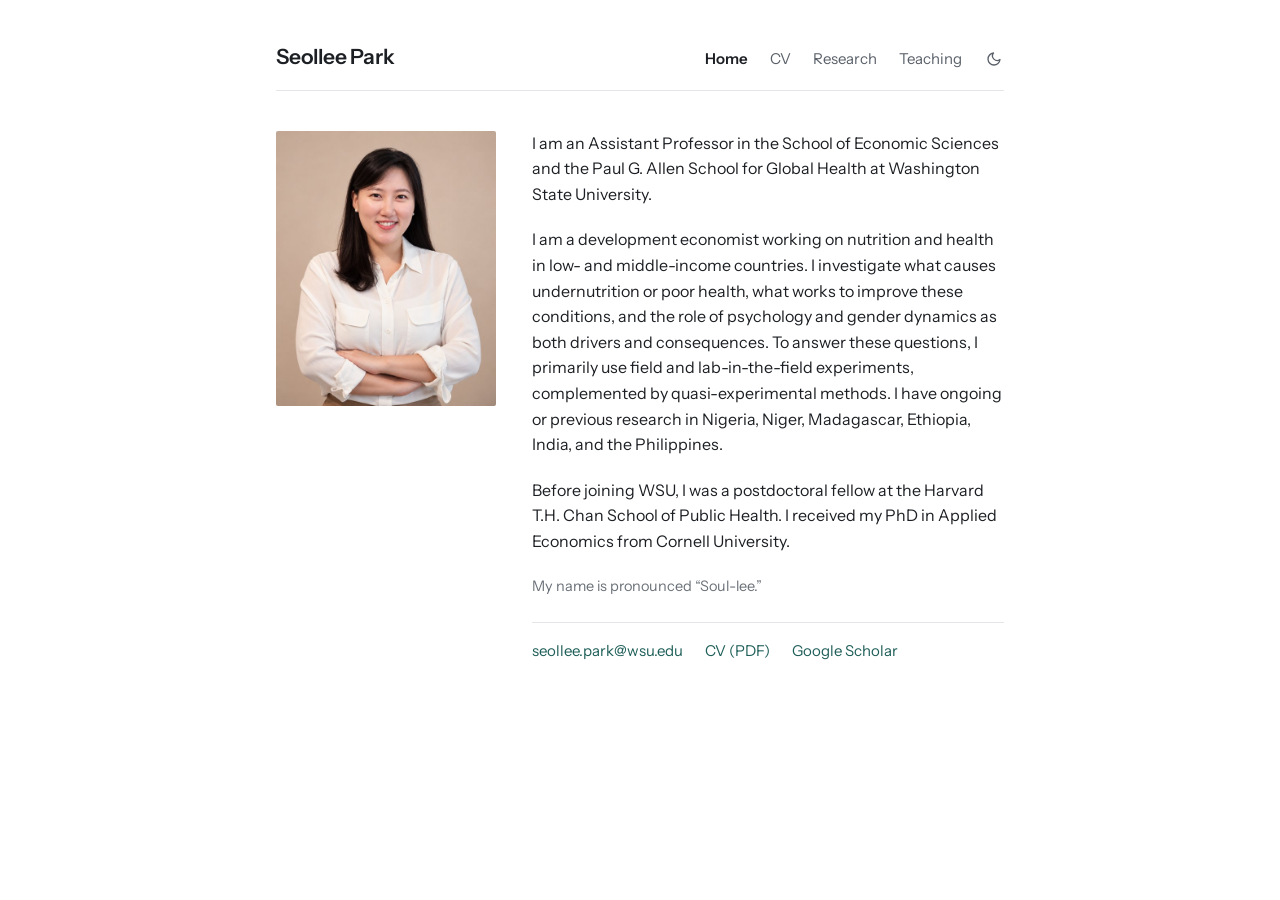
<file: index.html>
<!doctype html>
<html lang="en">
<head>
  <!-- Google tag (gtag.js) -->
  <script async src="https://www.googletagmanager.com/gtag/js?id=G-YKJ5T9HSD8"></script>
  <script>
    window.dataLayer = window.dataLayer || [];
    function gtag(){dataLayer.push(arguments);}
    gtag('js', new Date());
    gtag('config', 'G-YKJ5T9HSD8');
  </script>
  <meta charset="utf-8">
  <meta name="viewport" content="width=device-width, initial-scale=1">
  <title>Seollee Park</title>
  <meta name="description" content="Seollee Park, Assistant Professor at Washington State University. Development economics, nutrition, and health.">
  <link rel="preconnect" href="https://fonts.googleapis.com">
  <link rel="preconnect" href="https://fonts.gstatic.com" crossorigin>
  <link href="https://fonts.googleapis.com/css2?family=Instrument+Sans:wght@400;600&family=Source+Serif+4:opsz,wght@8..60,400&display=swap" rel="stylesheet">
  <script>
    try { var t = localStorage.getItem('theme'); if (t === 'dark' || t === 'light') document.documentElement.dataset.theme = t; } catch (e) {}
  </script>
  <link rel="stylesheet" href="style.css">
</head>
<body>
  <div class="wrap">
    <header class="site-header">
      <a class="site-name" href="index.html">Seollee Park</a>
      <nav class="site-nav">
        <a href="index.html" aria-current="page">Home</a>
        <a href="cv.html">CV</a>
        <a href="research.html">Research</a>
        <a href="teaching.html">Teaching</a>
        <button type="button" class="theme-toggle" aria-label="Switch to dark mode">
          <svg class="icon-moon" viewBox="0 0 24 24" fill="none" stroke="currentColor" stroke-width="2" stroke-linecap="round" stroke-linejoin="round" aria-hidden="true"><path d="M21 12.8A9 9 0 1 1 11.2 3a7 7 0 0 0 9.8 9.8z"/></svg>
          <svg class="icon-sun" viewBox="0 0 24 24" fill="none" stroke="currentColor" stroke-width="2" stroke-linecap="round" stroke-linejoin="round" aria-hidden="true"><circle cx="12" cy="12" r="4"/><path d="M12 2v2M12 20v2M4.9 4.9l1.4 1.4M17.7 17.7l1.4 1.4M2 12h2M20 12h2M4.9 19.1l1.4-1.4M17.7 6.3l1.4-1.4"/></svg>
        </button>
      </nav>
    </header>

    <main>
      <section class="intro">
        <!-- Add your headshot to this folder as photo.jpg -->
        <img src="photo.jpg" alt="Seollee Park">
        <div>
          <p>I am an Assistant Professor in the School of Economic Sciences and the Paul G. Allen School for Global Health at Washington State University.</p>

          <p>I am a development economist working on nutrition and health in low- and middle-income countries. I investigate what causes undernutrition or poor health, what works to improve these conditions, and the role of psychology and gender dynamics as both drivers and consequences. To answer these questions, I primarily use field and lab-in-the-field experiments, complemented by quasi-experimental methods. I have ongoing or previous research in Nigeria, Niger, Madagascar, Ethiopia, India, and the Philippines.</p>

          <p>Before joining WSU, I was a postdoctoral fellow at the Harvard T.H. Chan School of Public Health. I received my PhD in Applied Economics from Cornell University.</p>

          <p class="pronounce">My name is pronounced &ldquo;Soul-lee.&rdquo;</p>

          <div class="links">
            <a href="mailto:seollee.park@wsu.edu">seollee.park@wsu.edu</a>
            <a href="https://drive.google.com/file/d/1q6lIRE-Bvj4h-wHS7-zK-mouNb4cCe7u/view?usp=sharing">CV (PDF)</a>
            <a href="https://scholar.google.com/citations?user=3BlMB2UAAAAJ&amp;hl=en">Google Scholar</a>
          </div>
        </div>
      </section>
    </main>

  </div>
  <script src="theme.js"></script>
</body>
</html>
</file>
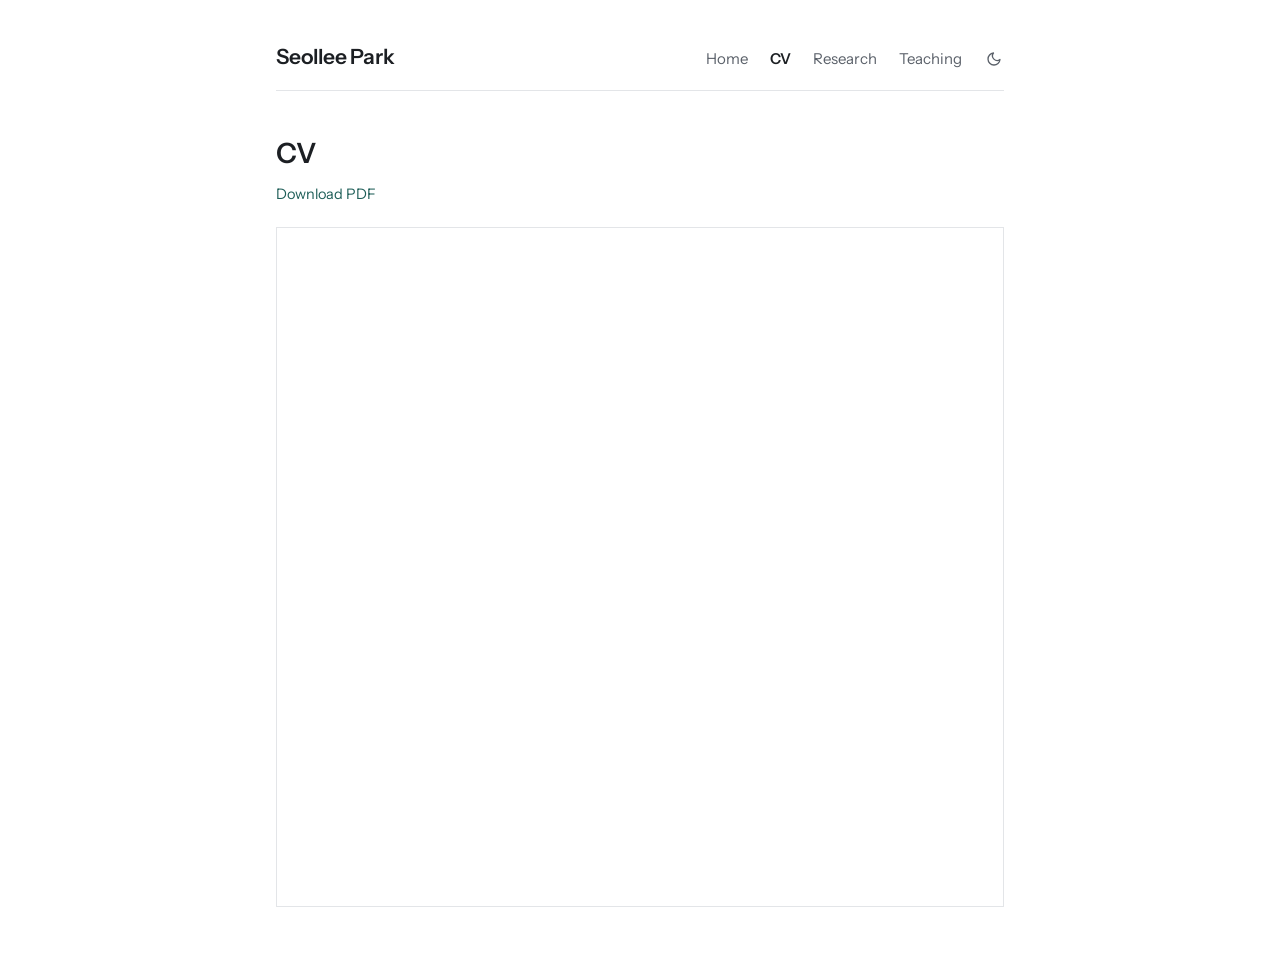
<file: cv.html>
<!doctype html>
<html lang="en">
<head>
  <!-- Google tag (gtag.js) -->
  <script async src="https://www.googletagmanager.com/gtag/js?id=G-YKJ5T9HSD8"></script>
  <script>
    window.dataLayer = window.dataLayer || [];
    function gtag(){dataLayer.push(arguments);}
    gtag('js', new Date());
    gtag('config', 'G-YKJ5T9HSD8');
  </script>
  <meta charset="utf-8">
  <meta name="viewport" content="width=device-width, initial-scale=1">
  <title>CV &middot; Seollee Park</title>
  <meta name="description" content="Curriculum vitae of Seollee Park, Washington State University.">
  <link rel="preconnect" href="https://fonts.googleapis.com">
  <link rel="preconnect" href="https://fonts.gstatic.com" crossorigin>
  <link href="https://fonts.googleapis.com/css2?family=Instrument+Sans:wght@400;600&family=Source+Serif+4:opsz,wght@8..60,400&display=swap" rel="stylesheet">
  <script>
    try { var t = localStorage.getItem('theme'); if (t === 'dark' || t === 'light') document.documentElement.dataset.theme = t; } catch (e) {}
  </script>
  <link rel="stylesheet" href="style.css">
</head>
<body>
  <div class="wrap">
    <header class="site-header">
      <a class="site-name" href="index.html">Seollee Park</a>
      <nav class="site-nav">
        <a href="index.html">Home</a>
        <a href="cv.html" aria-current="page">CV</a>
        <a href="research.html">Research</a>
        <a href="teaching.html">Teaching</a>
        <button type="button" class="theme-toggle" aria-label="Switch to dark mode">
          <svg class="icon-moon" viewBox="0 0 24 24" fill="none" stroke="currentColor" stroke-width="2" stroke-linecap="round" stroke-linejoin="round" aria-hidden="true"><path d="M21 12.8A9 9 0 1 1 11.2 3a7 7 0 0 0 9.8 9.8z"/></svg>
          <svg class="icon-sun" viewBox="0 0 24 24" fill="none" stroke="currentColor" stroke-width="2" stroke-linecap="round" stroke-linejoin="round" aria-hidden="true"><circle cx="12" cy="12" r="4"/><path d="M12 2v2M12 20v2M4.9 4.9l1.4 1.4M17.7 17.7l1.4 1.4M2 12h2M20 12h2M4.9 19.1l1.4-1.4M17.7 6.3l1.4-1.4"/></svg>
        </button>
      </nav>
    </header>

    <main>
      <h1>CV</h1>
      <p class="meta"><a href="https://drive.google.com/uc?export=download&amp;id=1q6lIRE-Bvj4h-wHS7-zK-mouNb4cCe7u">Download PDF</a></p>
      <iframe class="cv-frame" src="https://drive.google.com/file/d/1q6lIRE-Bvj4h-wHS7-zK-mouNb4cCe7u/preview" title="Seollee Park CV"></iframe>
    </main>
  </div>
  <script src="theme.js"></script>
</body>
</html>
</file>
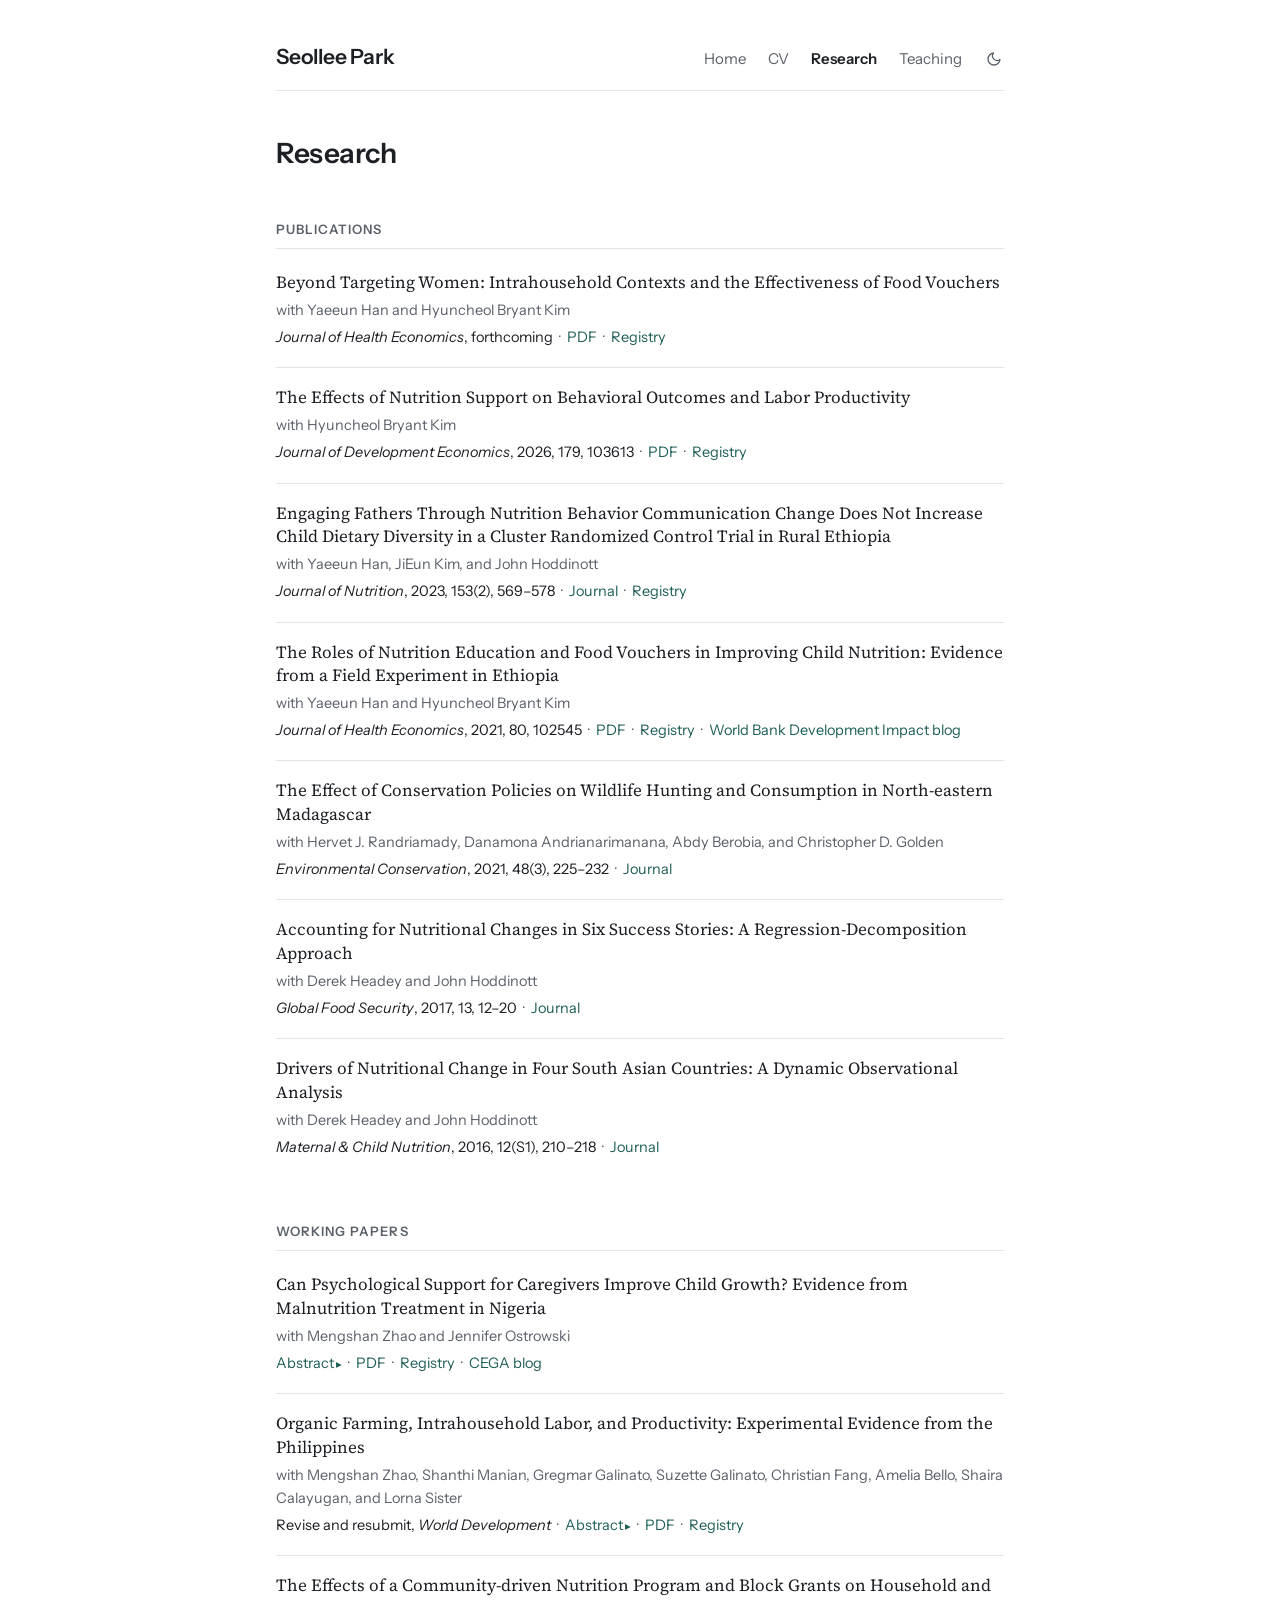
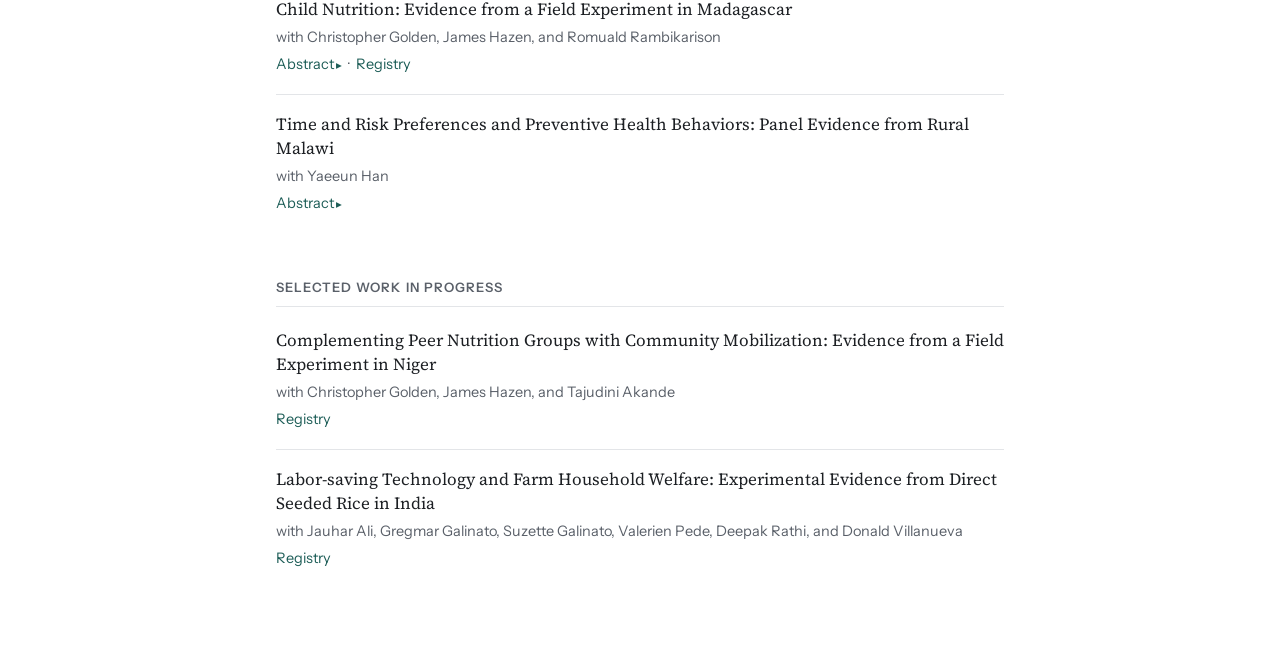
<file: research.html>
<!doctype html>
<html lang="en">
<head>
  <!-- Google tag (gtag.js) -->
  <script async src="https://www.googletagmanager.com/gtag/js?id=G-YKJ5T9HSD8"></script>
  <script>
    window.dataLayer = window.dataLayer || [];
    function gtag(){dataLayer.push(arguments);}
    gtag('js', new Date());
    gtag('config', 'G-YKJ5T9HSD8');
  </script>
  <meta charset="utf-8">
  <meta name="viewport" content="width=device-width, initial-scale=1">
  <title>Research &middot; Seollee Park</title>
  <meta name="description" content="Working papers, publications, and work in progress by Seollee Park.">
  <link rel="preconnect" href="https://fonts.googleapis.com">
  <link rel="preconnect" href="https://fonts.gstatic.com" crossorigin>
  <link href="https://fonts.googleapis.com/css2?family=Instrument+Sans:wght@400;600&family=Source+Serif+4:opsz,wght@8..60,400&display=swap" rel="stylesheet">
  <script>
    try { var t = localStorage.getItem('theme'); if (t === 'dark' || t === 'light') document.documentElement.dataset.theme = t; } catch (e) {}
  </script>
  <link rel="stylesheet" href="style.css">
</head>
<body>
  <div class="wrap">
    <header class="site-header">
      <a class="site-name" href="index.html">Seollee Park</a>
      <nav class="site-nav">
        <a href="index.html">Home</a>
        <a href="cv.html">CV</a>
        <a href="research.html" aria-current="page">Research</a>
        <a href="teaching.html">Teaching</a>
        <button type="button" class="theme-toggle" aria-label="Switch to dark mode">
          <svg class="icon-moon" viewBox="0 0 24 24" fill="none" stroke="currentColor" stroke-width="2" stroke-linecap="round" stroke-linejoin="round" aria-hidden="true"><path d="M21 12.8A9 9 0 1 1 11.2 3a7 7 0 0 0 9.8 9.8z"/></svg>
          <svg class="icon-sun" viewBox="0 0 24 24" fill="none" stroke="currentColor" stroke-width="2" stroke-linecap="round" stroke-linejoin="round" aria-hidden="true"><circle cx="12" cy="12" r="4"/><path d="M12 2v2M12 20v2M4.9 4.9l1.4 1.4M17.7 17.7l1.4 1.4M2 12h2M20 12h2M4.9 19.1l1.4-1.4M17.7 6.3l1.4-1.4"/></svg>
        </button>
      </nav>
    </header>

    <main>
      <h1>Research</h1>

      <h2>Publications</h2>
      <ul class="papers">
        <li class="paper">
          <p class="paper-title"><a href="https://drive.google.com/file/d/1mmFRI9RqDvNAL09fl9iUGIyy_mZa586w/view?usp=drive_link">Beyond Targeting Women: Intrahousehold Contexts and the Effectiveness of Food Vouchers</a></p>
          <p class="coauthors">with Yaeeun Han and Hyuncheol Bryant Kim</p>
          <p class="meta"><em>Journal of Health Economics</em>, forthcoming<span class="sep">&middot;</span><a href="https://drive.google.com/file/d/1mmFRI9RqDvNAL09fl9iUGIyy_mZa586w/view?usp=drive_link">PDF</a><span class="sep">&middot;</span><a href="https://www.socialscienceregistry.org/trials/2320">Registry</a></p>
        </li>
        <li class="paper">
          <p class="paper-title"><a href="https://drive.google.com/file/d/1t7Yu044hH90atw-JKsPV1TF5PrhPMtKr/view?usp=sharing">The Effects of Nutrition Support on Behavioral Outcomes and Labor Productivity</a></p>
          <p class="coauthors">with Hyuncheol Bryant Kim</p>
          <p class="meta"><em>Journal of Development Economics</em>, 2026, 179, 103613<span class="sep">&middot;</span><a href="https://drive.google.com/file/d/1t7Yu044hH90atw-JKsPV1TF5PrhPMtKr/view?usp=sharing">PDF</a><span class="sep">&middot;</span><a href="https://www.socialscienceregistry.org/trials/2620">Registry</a></p>
        </li>
        <li class="paper">
          <p class="paper-title"><a href="https://doi.org/10.1016/j.tjnut.2022.12.023">Engaging Fathers Through Nutrition Behavior Communication Change Does Not Increase Child Dietary Diversity in a Cluster Randomized Control Trial in Rural Ethiopia</a></p>
          <p class="coauthors">with Yaeeun Han, JiEun Kim, and John Hoddinott</p>
          <p class="meta"><em>Journal of Nutrition</em>, 2023, 153(2), 569&ndash;578<span class="sep">&middot;</span><a href="https://doi.org/10.1016/j.tjnut.2022.12.023">Journal</a><span class="sep">&middot;</span><a href="https://www.socialscienceregistry.org/trials/2320">Registry</a></p>
        </li>
        <li class="paper">
          <p class="paper-title"><a href="https://drive.google.com/file/d/10bk7IsW4j8mElijP2h-nR0KoUrGQ9Avv/view">The Roles of Nutrition Education and Food Vouchers in Improving Child Nutrition: Evidence from a Field Experiment in Ethiopia</a></p>
          <p class="coauthors">with Yaeeun Han and Hyuncheol Bryant Kim</p>
          <p class="meta"><em>Journal of Health Economics</em>, 2021, 80, 102545<span class="sep">&middot;</span><a href="https://drive.google.com/file/d/10bk7IsW4j8mElijP2h-nR0KoUrGQ9Avv/view">PDF</a><span class="sep">&middot;</span><a href="https://www.socialscienceregistry.org/trials/2320">Registry</a><span class="sep">&middot;</span><a href="http://blogs.worldbank.org/impactevaluations/do-knowledge-and-income-have-synergistic-and-distributional-effects-preventing-child-undernutrition">World Bank Development Impact blog</a></p>
        </li>
        <li class="paper">
          <p class="paper-title"><a href="https://www.cambridge.org/core/journals/environmental-conservation/article/abs/effect-of-conservation-policies-on-wildlife-hunting-and-consumption-in-northeastern-madagascar/8FCAE3D0C31AAFFFA5F365D7606F00D2">The Effect of Conservation Policies on Wildlife Hunting and Consumption in North-eastern Madagascar</a></p>
          <p class="coauthors">with Hervet J. Randriamady, Danamona Andrianarimanana, Abdy Berobia, and Christopher D. Golden</p>
          <p class="meta"><em>Environmental Conservation</em>, 2021, 48(3), 225&ndash;232<span class="sep">&middot;</span><a href="https://www.cambridge.org/core/journals/environmental-conservation/article/abs/effect-of-conservation-policies-on-wildlife-hunting-and-consumption-in-northeastern-madagascar/8FCAE3D0C31AAFFFA5F365D7606F00D2">Journal</a></p>
        </li>
        <li class="paper">
          <p class="paper-title"><a href="https://www.sciencedirect.com/science/article/pii/S2211912416300992">Accounting for Nutritional Changes in Six Success Stories: A Regression-Decomposition Approach</a></p>
          <p class="coauthors">with Derek Headey and John Hoddinott</p>
          <p class="meta"><em>Global Food Security</em>, 2017, 13, 12&ndash;20<span class="sep">&middot;</span><a href="https://www.sciencedirect.com/science/article/pii/S2211912416300992">Journal</a></p>
        </li>
        <li class="paper">
          <p class="paper-title"><a href="https://onlinelibrary.wiley.com/doi/epdf/10.1111/mcn.12274">Drivers of Nutritional Change in Four South Asian Countries: A Dynamic Observational Analysis</a></p>
          <p class="coauthors">with Derek Headey and John Hoddinott</p>
          <p class="meta"><em>Maternal &amp; Child Nutrition</em>, 2016, 12(S1), 210&ndash;218<span class="sep">&middot;</span><a href="https://onlinelibrary.wiley.com/doi/epdf/10.1111/mcn.12274">Journal</a></p>
        </li>
      </ul>

      <h2>Working papers</h2>
      <ul class="papers">
        <li class="paper">
          <p class="paper-title"><a href="https://drive.google.com/file/d/1MnNDQKs-fxzsAW1GqBuBjqRFSOOZexIP/view?usp=sharing">Can Psychological Support for Caregivers Improve Child Growth? Evidence from Malnutrition Treatment in Nigeria</a></p>
          <p class="coauthors">with Mengshan Zhao and Jennifer Ostrowski</p>
          <p class="meta"><button type="button" class="abs-toggle" aria-expanded="false" aria-controls="abs-nigeria">Abstract</button><span class="sep">&middot;</span><a href="https://drive.google.com/file/d/1MnNDQKs-fxzsAW1GqBuBjqRFSOOZexIP/view?usp=sharing">PDF</a><span class="sep">&middot;</span><a href="https://www.socialscienceregistry.org/trials/13766">Registry</a><span class="sep">&middot;</span><a href="https://cega.berkeley.edu/article/does-caregivers-mental-health-matter-for-malnutrition-treatment/">CEGA blog</a></p>
          <div class="abstract" id="abs-nigeria"><p>Maternal psychological distress, even below clinical thresholds, may constrain caregiving and child health. We randomize a five-session psychotherapy program integrated into community-based acute malnutrition treatment in Gombe, Nigeria, among 792 distressed but largely subclinical caregivers of severely malnourished children. Psychotherapy increases children’s weight-for-height by 0.21 standard deviations and mid-upper arm circumference by 0.17 cm, and suggestively reduces relapse readmissions by 39 percent. It modestly improves maternal mental health by 0.14 standard deviations, with the largest effect on anxiety. Mothers spend nearly an hour more per day on childcare, and intimate partner violence declines. Our results suggest that integrating psychological support into child health programs can improve both maternal and child outcomes.</p></div>
        </li>
        <li class="paper">
          <p class="paper-title"><a href="https://drive.google.com/file/d/1mNaIWnzFafAPCOblW0D4XTRha0cp963f/view?usp=sharing">Organic Farming, Intrahousehold Labor, and Productivity: Experimental Evidence from the Philippines</a></p>
          <p class="coauthors">with Mengshan Zhao, Shanthi Manian, Gregmar Galinato, Suzette Galinato, Christian Fang, Amelia Bello, Shaira Calayugan, and Lorna Sister</p>
          <p class="meta"><span class="status">Revise and resubmit, <em>World Development</em></span><span class="sep">&middot;</span><button type="button" class="abs-toggle" aria-expanded="false" aria-controls="abs-philippines">Abstract</button><span class="sep">&middot;</span><a href="https://drive.google.com/file/d/1mNaIWnzFafAPCOblW0D4XTRha0cp963f/view?usp=sharing">PDF</a><span class="sep">&middot;</span><a href="https://www.socialscienceregistry.org/trials/12354">Registry</a></p>
          <div class="abstract" id="abs-philippines"><p>Agricultural technology interventions can reshape the gendered division of labor within farm households, yet whether these shifts improve or worsen productivity remains poorly understood. We conduct a randomized controlled trial among 600 vegetable farming households in the Philippines to evaluate the causal impact of organic vegetable technology adoption on crop productivity and intrahousehold labor allocation. Training and starter kits significantly increased organic technology adoption in both the short and medium run. In particular, the treatment increased adoption of labor-intensive homemade fertilizers and pesticides among poor households. We do not find any significant treatment effect on the aggregate number of workers or person-days. However, aggregate effects mask wealth-dependent heterogeneity in female labor. Pre-registered analyses reveal that among poor households, organic farming increased overall female labor, driven by time dedicated to fertilizer and pesticide application. In contrast, wealthier households maintained aggregate female labor but reallocated it away from these stages, suggesting they purchased market-ready organic inputs. While we find no overall effects on crop revenue or farm profitability, production function estimates indicate that treatment reduced the marginal product of female labor for profit—with suggestive evidence that this decline is concentrated among poorer households. These findings highlight how agricultural technology adoption can widen the existing gender productivity gap among poorer households by changing production processes.</p></div>
        </li>
        <li class="paper">
          <p class="paper-title">The Effects of a Community-driven Nutrition Program and Block Grants on Household and Child Nutrition: Evidence from a Field Experiment in Madagascar</p>
          <p class="coauthors">with Christopher Golden, James Hazen, and Romuald Rambikarison</p>
          <p class="meta"><button type="button" class="abs-toggle" aria-expanded="false" aria-controls="abs-madagascar">Abstract</button><span class="sep">&middot;</span><a href="https://www.socialscienceregistry.org/trials/9970">Registry</a></p>
          <div class="abstract" id="abs-madagascar"><p>Chronic child undernutrition remains widespread in developing countries, and many of its determinants&mdash;from social norms around child feeding to the local disease environment and shared water and sanitation&mdash;are community-level conditions that household-focused interventions leave largely unaddressed. We conducted a cluster randomized controlled trial of a one-year child nutrition-focused community mobilization program, with and without block grants, in Madagascar. We find that pairing community mobilization with block grants improved household food security, water and sanitation, and women&rsquo;s empowerment, along with children&rsquo;s feeding practices and, suggestively, their growth. Community mobilization alone had limited effects. A community-driven approach can thus improve both the household and community environment and children&rsquo;s own nutrition, underscoring the value of engaging the whole community rather than caregivers alone.</p></div>
        </li>
        <li class="paper">
          <p class="paper-title">Time and Risk Preferences and Preventive Health Behaviors: Panel Evidence from Rural Malawi</p>
          <p class="coauthors">with Yaeeun Han</p>
          <p class="meta"><button type="button" class="abs-toggle" aria-expanded="false" aria-controls="abs-malawi">Abstract</button></p>
          <div class="abstract" id="abs-malawi"><p>Low take-up of preventive health products in low-income countries is often attributed to impatience. We ask whether time and risk preferences are consistently associated with preventive behavior, and whether long-run discounting and present bias are linked to it in the same direction. Using a three-wave panel of women of reproductive age in rural Malawi, we relate discount rates, present bias, and risk aversion, elicited through unincentivized multiple price list and investment tasks, to malaria and HIV/AIDS prevention. Individual fixed effects identify within-person associations, which we probe with lagged specifications and post-double-selection LASSO. Greater impatience is associated with more bed-net use, condom availability, and HIV education. Present bias is correlated with the opposite pattern for treated nets and HIV education, with impatient reversers 10.4 percentage points less likely to use an insecticide-treated net and 11.3 points less likely to report HIV education. Risk aversion is linked to greater condom availability and higher perceived HIV risk from a husband. Impatience is therefore not a uniform barrier to prevention, and distinguishing long-run discounting from present bias matters for how preventive tools are designed and delivered.</p></div>
        </li>
      </ul>

      <h2>Selected work in progress</h2>
      <ul class="papers">
        <li class="paper">
          <p class="paper-title">Complementing Peer Nutrition Groups with Community Mobilization: Evidence from a Field Experiment in Niger</p>
          <p class="coauthors">with Christopher Golden, James Hazen, and Tajudini Akande</p>
          <p class="meta"><a href="https://www.socialscienceregistry.org/trials/17242">Registry</a></p>
        </li>
        <li class="paper">
          <p class="paper-title">Labor-saving Technology and Farm Household Welfare: Experimental Evidence from Direct Seeded Rice in India</p>
          <p class="coauthors">with Jauhar Ali, Gregmar Galinato, Suzette Galinato, Valerien Pede, Deepak Rathi, and Donald Villanueva</p>
          <p class="meta"><a href="https://www.socialscienceregistry.org/trials/18793">Registry</a></p>
        </li>
      </ul>
    </main>

  </div>
    <script>
      document.querySelectorAll('.abs-toggle').forEach(function (btn) {
        var box = document.getElementById(btn.getAttribute('aria-controls'));
        box.hidden = true;
        btn.addEventListener('click', function () {
          var open = btn.getAttribute('aria-expanded') === 'true';
          btn.setAttribute('aria-expanded', String(!open));
          box.hidden = open;
        });
      });
    </script>
  <script src="theme.js"></script>
</body>
</html>
</file>
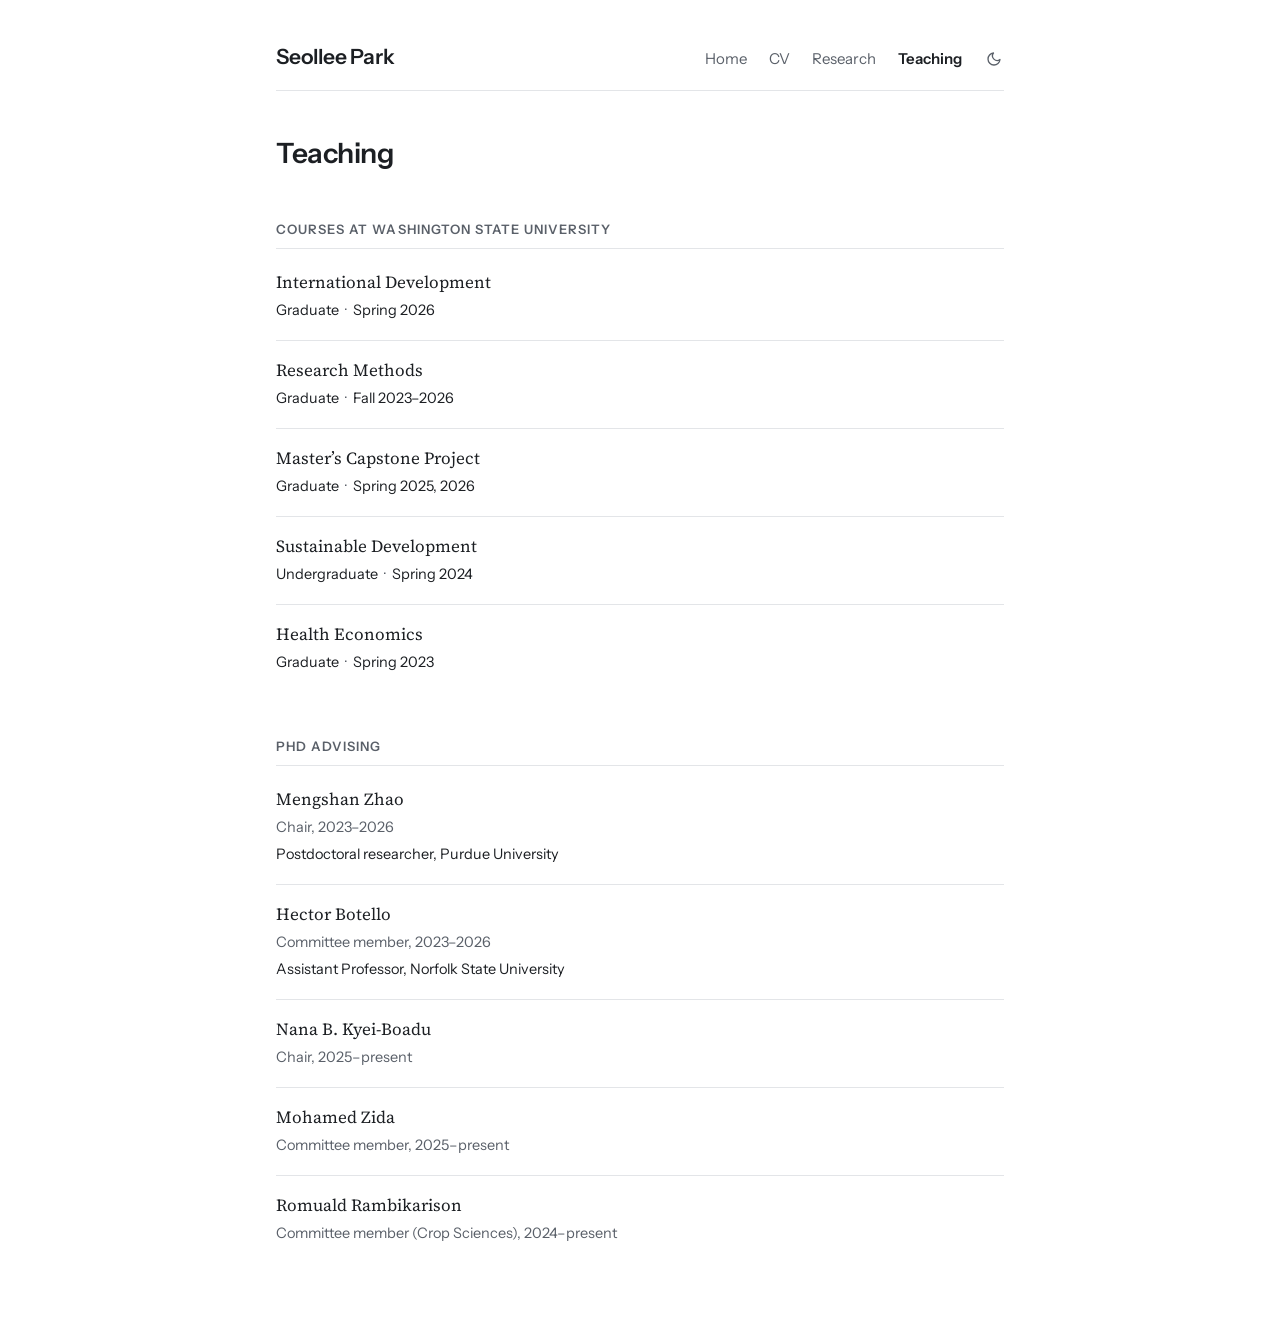
<file: teaching.html>
<!doctype html>
<html lang="en">
<head>
  <!-- Google tag (gtag.js) -->
  <script async src="https://www.googletagmanager.com/gtag/js?id=G-YKJ5T9HSD8"></script>
  <script>
    window.dataLayer = window.dataLayer || [];
    function gtag(){dataLayer.push(arguments);}
    gtag('js', new Date());
    gtag('config', 'G-YKJ5T9HSD8');
  </script>
  <meta charset="utf-8">
  <meta name="viewport" content="width=device-width, initial-scale=1">
  <title>Teaching &middot; Seollee Park</title>
  <meta name="description" content="Courses and PhD advising by Seollee Park at Washington State University.">
  <link rel="preconnect" href="https://fonts.googleapis.com">
  <link rel="preconnect" href="https://fonts.gstatic.com" crossorigin>
  <link href="https://fonts.googleapis.com/css2?family=Instrument+Sans:wght@400;600&family=Source+Serif+4:opsz,wght@8..60,400&display=swap" rel="stylesheet">
  <script>
    try { var t = localStorage.getItem('theme'); if (t === 'dark' || t === 'light') document.documentElement.dataset.theme = t; } catch (e) {}
  </script>
  <link rel="stylesheet" href="style.css">
</head>
<body>
  <div class="wrap">
    <header class="site-header">
      <a class="site-name" href="index.html">Seollee Park</a>
      <nav class="site-nav">
        <a href="index.html">Home</a>
        <a href="cv.html">CV</a>
        <a href="research.html">Research</a>
        <a href="teaching.html" aria-current="page">Teaching</a>
        <button type="button" class="theme-toggle" aria-label="Switch to dark mode">
          <svg class="icon-moon" viewBox="0 0 24 24" fill="none" stroke="currentColor" stroke-width="2" stroke-linecap="round" stroke-linejoin="round" aria-hidden="true"><path d="M21 12.8A9 9 0 1 1 11.2 3a7 7 0 0 0 9.8 9.8z"/></svg>
          <svg class="icon-sun" viewBox="0 0 24 24" fill="none" stroke="currentColor" stroke-width="2" stroke-linecap="round" stroke-linejoin="round" aria-hidden="true"><circle cx="12" cy="12" r="4"/><path d="M12 2v2M12 20v2M4.9 4.9l1.4 1.4M17.7 17.7l1.4 1.4M2 12h2M20 12h2M4.9 19.1l1.4-1.4M17.7 6.3l1.4-1.4"/></svg>
        </button>
      </nav>
    </header>

    <main>
      <h1>Teaching</h1>

      <h2>Courses at Washington State University</h2>
      <ul class="papers">
        <li class="paper">
          <p class="paper-title">International Development</p>
          <p class="meta">Graduate<span class="sep">&middot;</span>Spring 2026</p>
        </li>
        <li class="paper">
          <p class="paper-title">Research Methods</p>
          <p class="meta">Graduate<span class="sep">&middot;</span>Fall 2023&ndash;2026</p>
        </li>
        <li class="paper">
          <p class="paper-title">Master&rsquo;s Capstone Project</p>
          <p class="meta">Graduate<span class="sep">&middot;</span>Spring 2025, 2026</p>
        </li>
        <li class="paper">
          <p class="paper-title">Sustainable Development</p>
          <p class="meta">Undergraduate<span class="sep">&middot;</span>Spring 2024</p>
        </li>
        <li class="paper">
          <p class="paper-title">Health Economics</p>
          <p class="meta">Graduate<span class="sep">&middot;</span>Spring 2023</p>
        </li>
      </ul>

      <h2>PhD advising</h2>
      <ul class="papers">
        <li class="paper">
          <p class="paper-title">Mengshan Zhao</p>
          <p class="coauthors">Chair, 2023&ndash;2026</p>
          <p class="meta"><span class="status">Postdoctoral researcher, Purdue University</span></p>
        </li>
        <li class="paper">
          <p class="paper-title">Hector Botello</p>
          <p class="coauthors">Committee member, 2023&ndash;2026</p>
          <p class="meta"><span class="status">Assistant Professor, Norfolk State University</span></p>
        </li>
        <li class="paper">
          <p class="paper-title">Nana B. Kyei-Boadu</p>
          <p class="coauthors">Chair, 2025&ndash;present</p>
        </li>
        <li class="paper">
          <p class="paper-title">Mohamed Zida</p>
          <p class="coauthors">Committee member, 2025&ndash;present</p>
        </li>
        <li class="paper">
          <p class="paper-title">Romuald Rambikarison</p>
          <p class="coauthors">Committee member (Crop Sciences), 2024&ndash;present</p>
        </li>
      </ul>
    </main>
  </div>
  <script src="theme.js"></script>
</body>
</html>
</file>
<file: style.css>
:root {
  color-scheme: light;
  --ink: #1C1F23;
  --muted: #5A6069;
  --faint: #6B7178;
  --accent: #1E5E58;
  --rule: #E3E5E8;
  --bg: #FFFFFF;
  --sans: "Instrument Sans", system-ui, -apple-system, "Segoe UI", sans-serif;
  --serif: "Source Serif 4", Georgia, "Times New Roman", serif;
}

/* Dark mode: follows the system setting unless the visitor picks one */

@media (prefers-color-scheme: dark) {
  :root:not([data-theme="light"]) {
    color-scheme: dark;
    --ink: #F5F5F5;
    --muted: #D0D0D0;
    --faint: #BEBEBE;
    --accent: #9FDCD2;
    --rule: #545454;
    --bg: #3D3D3D;
  }
}

:root[data-theme="dark"] {
  color-scheme: dark;
  --ink: #F5F5F5;
  --muted: #D0D0D0;
  --faint: #BEBEBE;
  --accent: #9FDCD2;
  --rule: #545454;
  --bg: #3D3D3D;
}

* { box-sizing: border-box; }

html { -webkit-text-size-adjust: 100%; }

body {
  margin: 0;
  background: var(--bg);
  color: var(--ink);
  font-family: var(--sans);
  font-size: 16px;
  line-height: 1.6;
}

.wrap {
  max-width: 760px;
  margin: 0 auto;
  padding: 0 16px;
}

a { color: var(--accent); text-decoration: none; }
a:hover { text-decoration: underline; text-underline-offset: 2px; }

/* Header */

.site-header {
  display: flex;
  flex-wrap: wrap;
  align-items: baseline;
  justify-content: space-between;
  gap: 8px 24px;
  padding: 40px 0 16px;
  border-bottom: 1px solid var(--rule);
}

.site-name {
  font-size: 21px;
  font-weight: 600;
  letter-spacing: -0.01em;
  color: var(--ink);
}
.site-name:hover { text-decoration: none; }

.site-nav { display: flex; align-items: center; gap: 22px; font-size: 15px; }
.site-nav a { color: var(--muted); }
.site-nav a[aria-current="page"] { color: var(--ink); font-weight: 600; }

.theme-toggle {
  display: inline-flex;
  color: var(--muted);
  background: none;
  border: 0;
  /* 40px tap target for phones; the negative margin keeps the icon in place */
  padding: 12px;
  margin: -10px;
  cursor: pointer;
  -webkit-tap-highlight-color: transparent;
}
@media (hover: hover) {
  .theme-toggle:hover { color: var(--ink); }
}
.theme-toggle svg { width: 16px; height: 16px; }
.theme-toggle .icon-sun { display: none; }

@media (prefers-color-scheme: dark) {
  :root:not([data-theme="light"]) .theme-toggle .icon-moon { display: none; }
  :root:not([data-theme="light"]) .theme-toggle .icon-sun { display: block; }
}
:root[data-theme="dark"] .theme-toggle .icon-moon { display: none; }
:root[data-theme="dark"] .theme-toggle .icon-sun { display: block; }

main { padding: 40px 0 64px; }

/* Home */

.intro {
  display: grid;
  grid-template-columns: 220px 1fr;
  gap: 36px;
  align-items: start;
}

.intro img {
  width: 220px;
  height: 275px;
  object-fit: cover;
  border-radius: 2px;
  background: var(--rule);
}

.intro p { margin: 0 0 1.25em; }
.intro p:last-of-type { margin-bottom: 0; }

.pronounce { color: var(--faint); font-size: 14.5px; }

.links {
  margin-top: 24px;
  padding-top: 16px;
  border-top: 1px solid var(--rule);
  display: flex;
  flex-wrap: wrap;
  gap: 6px 22px;
  font-size: 15px;
}

/* Research */

h1 {
  font-size: 28px;
  font-weight: 600;
  letter-spacing: -0.015em;
  margin: 0 0 8px;
}

h2 {
  font-size: 13px;
  font-weight: 600;
  letter-spacing: 0.08em;
  text-transform: uppercase;
  color: var(--muted);
  margin: 44px 0 4px;
  padding-bottom: 8px;
  border-bottom: 1px solid var(--rule);
}

.papers { list-style: none; margin: 0; padding: 0; }

.paper { padding: 18px 0; border-bottom: 1px solid var(--rule); }
.paper:last-child { border-bottom: 0; }

.paper-title {
  font-family: var(--serif);
  font-size: 17px;
  font-weight: 400;
  line-height: 1.4;
  margin: 0 0 4px;
}
.paper-title a { color: var(--ink); }
.paper-title a:hover { color: var(--accent); }

.coauthors { color: var(--muted); font-size: 14.5px; margin: 0; }

.meta { font-size: 14.5px; margin: 4px 0 0; }
.meta .status { color: var(--ink); }
.meta .sep { color: var(--muted); margin: 0 6px; }

.abs-toggle {
  font: inherit;
  color: var(--accent);
  background: none;
  border: 0;
  padding: 0;
  cursor: pointer;
}
.abs-toggle::after { content: " \25B8"; font-size: 0.8em; }
.abs-toggle[aria-expanded="true"]::after { content: " \25BE"; }
.abs-toggle:hover { text-decoration: underline; text-underline-offset: 2px; }

.abstract p {
  margin: 10px 0 2px;
  padding-left: 14px;
  border-left: 2px solid var(--rule);
  font-size: 14.5px;
  line-height: 1.6;
  color: var(--muted);
}

/* CV */

.cv-frame {
  display: block;
  width: 100%;
  height: calc(100vh - 220px);
  min-height: 560px;
  margin-top: 20px;
  border: 1px solid var(--rule);
}

@media (max-width: 600px) {
  body { font-size: 16px; }
  .site-header { padding-top: 24px; }
  main { padding-top: 28px; }
  .intro { grid-template-columns: 1fr; gap: 20px; }
  .intro img { width: 140px; height: 175px; }
  .paper-title { font-size: 17px; }
}
</file>
